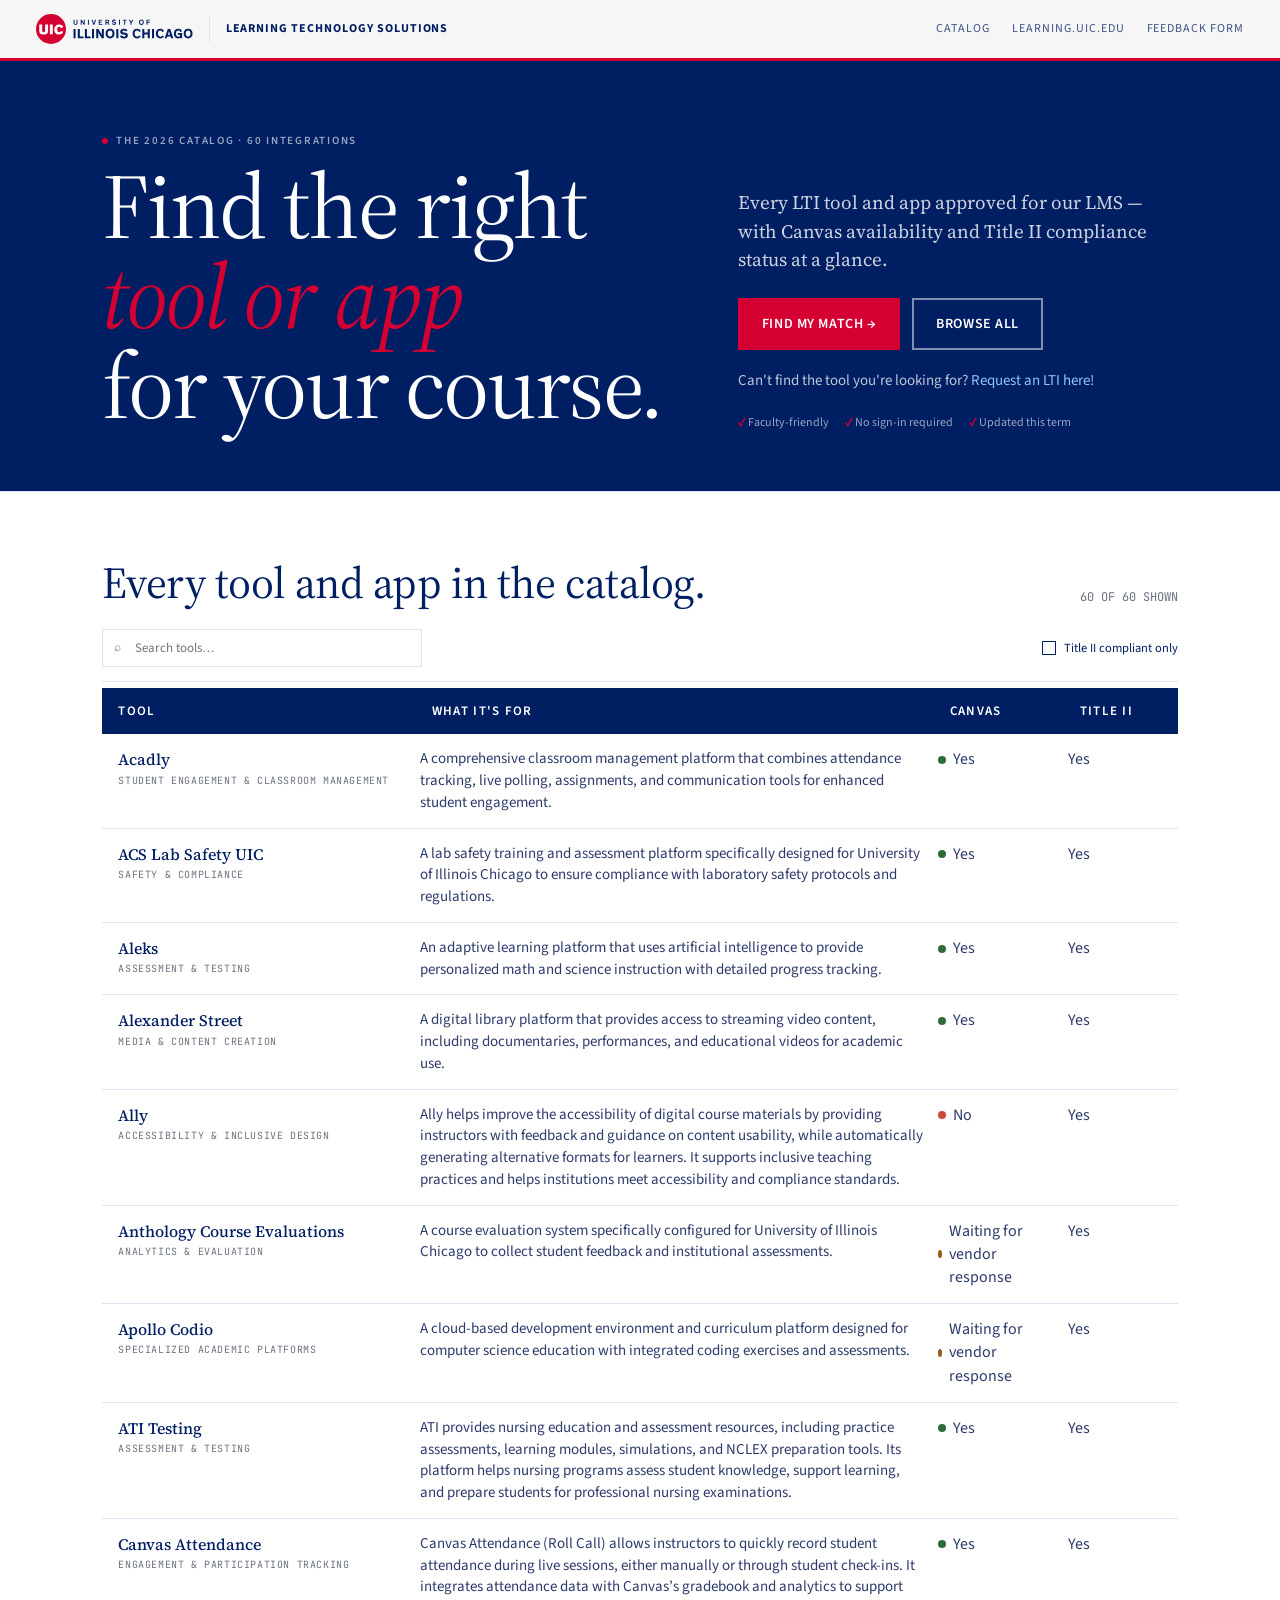
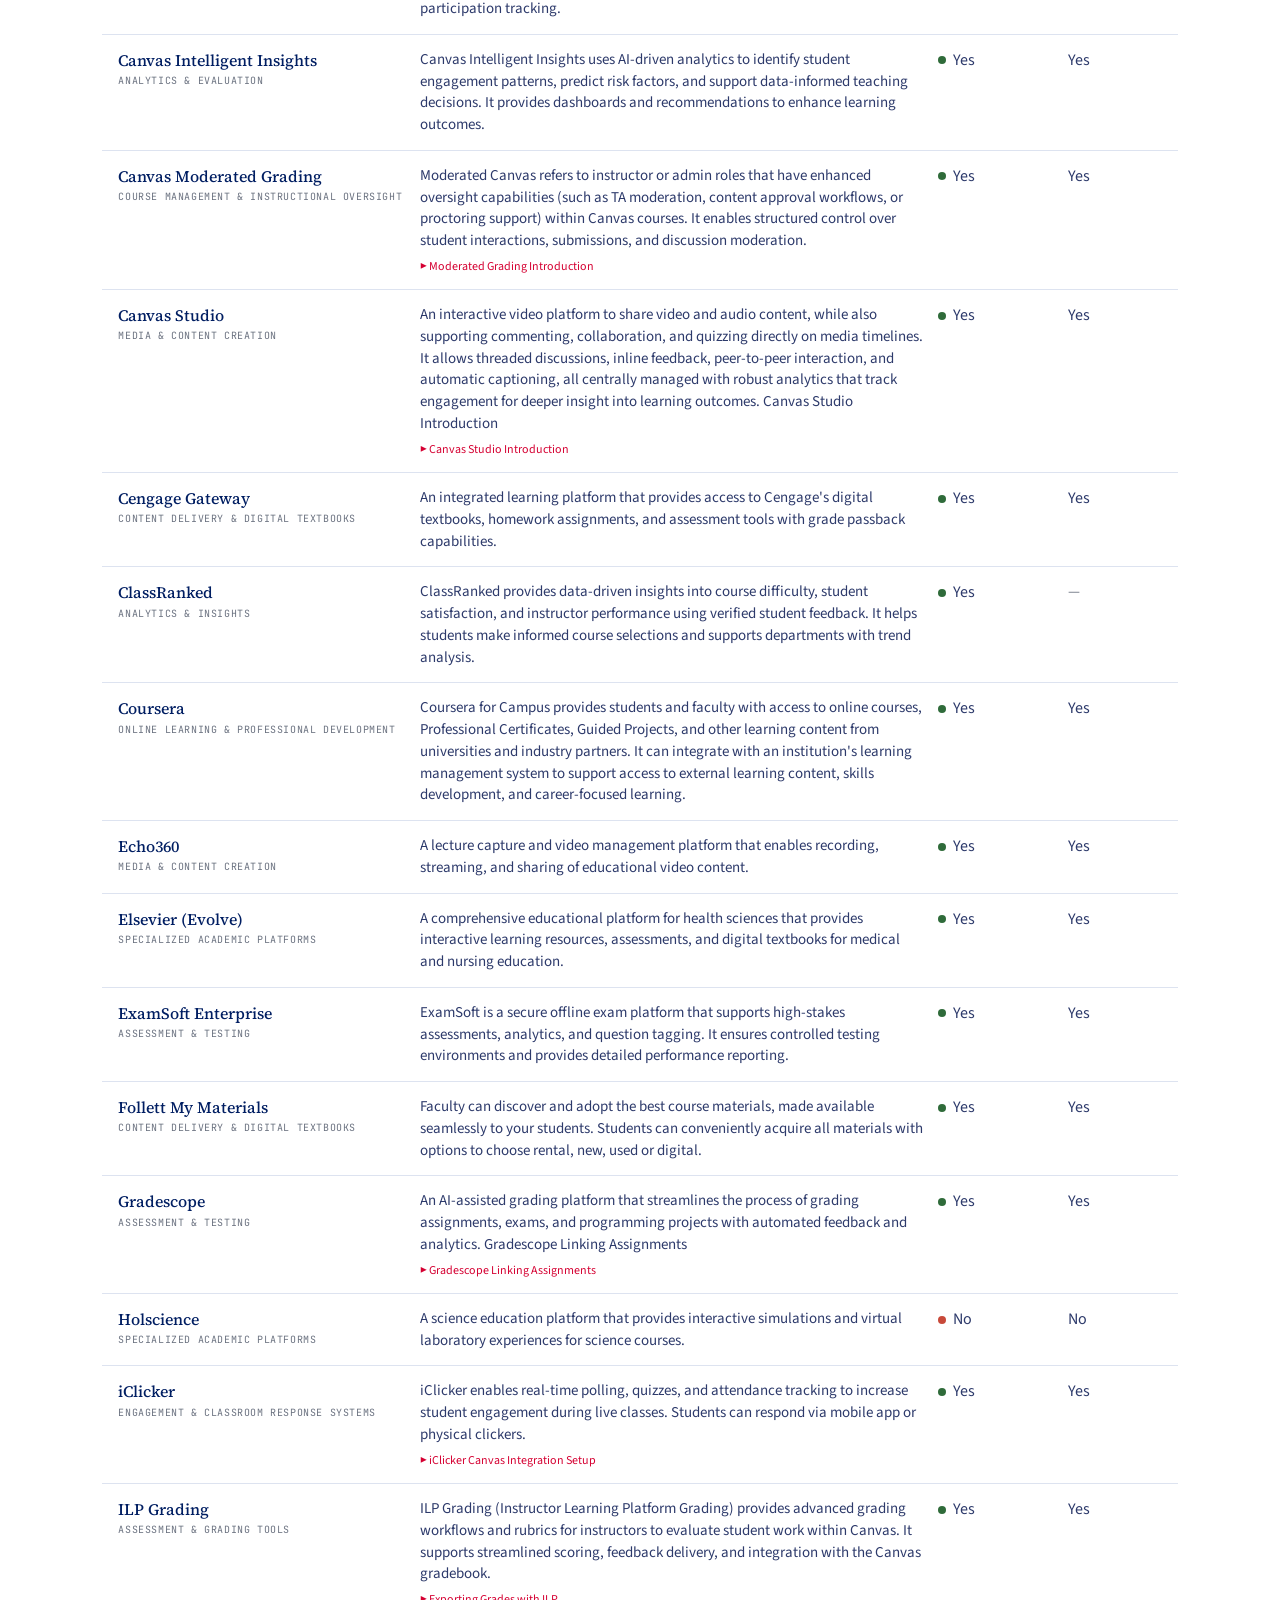
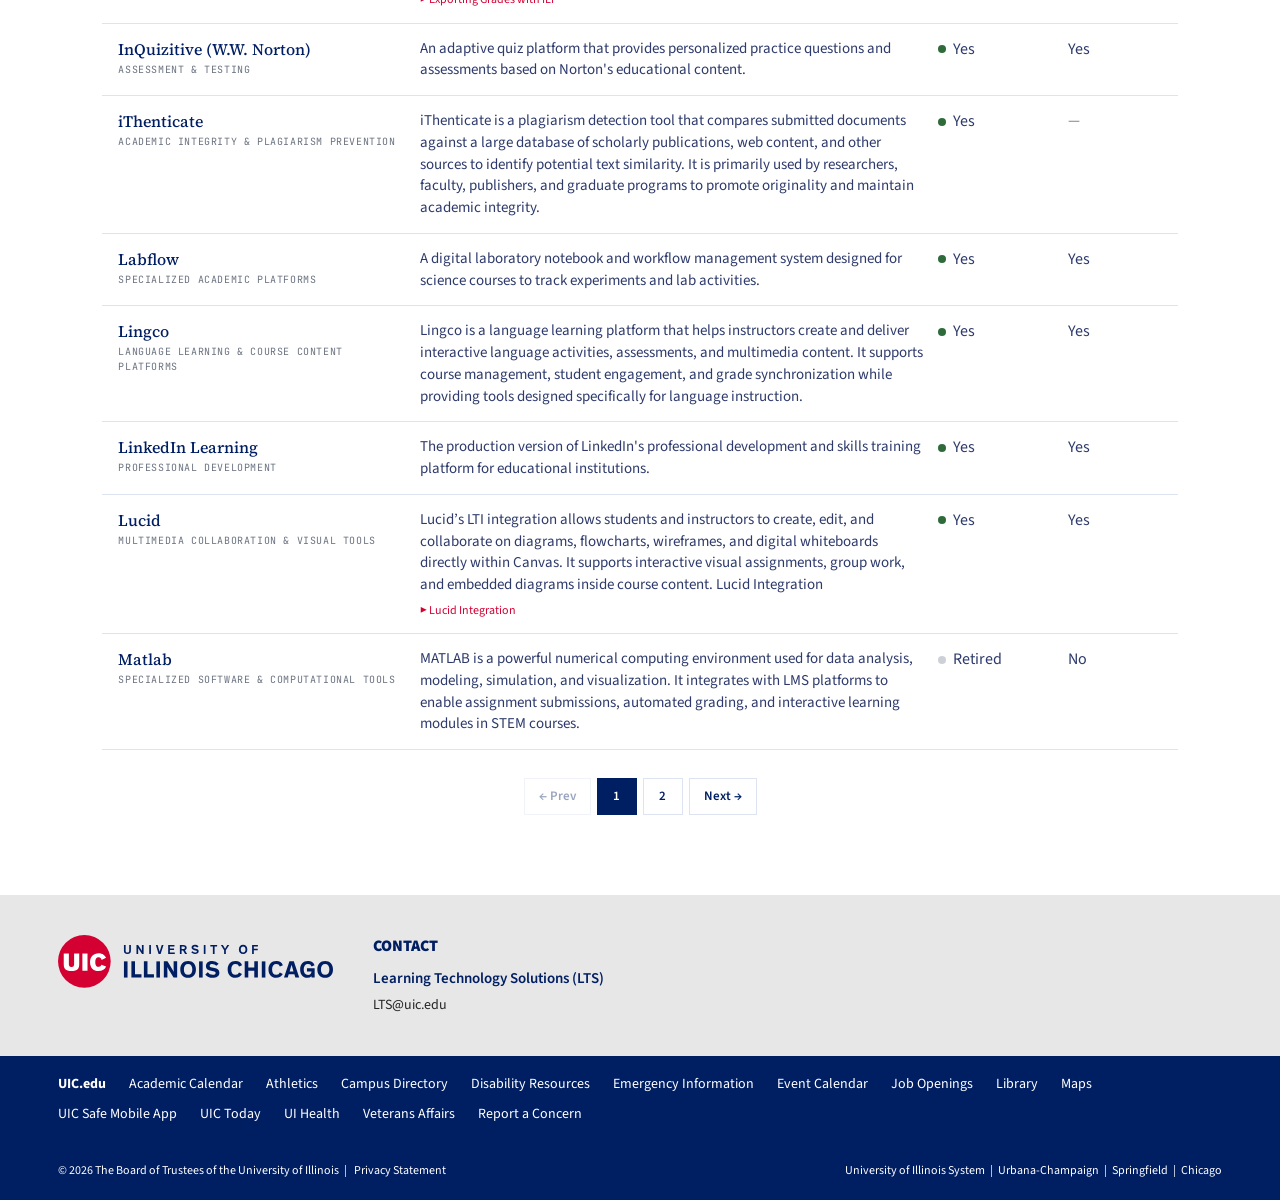
<file: index.html>
<!doctype html>
<html lang="en">
<head>
<meta charset="utf-8">
<meta name="viewport" content="width=device-width, initial-scale=1">
<title>LTI Tools & Apps Catalog — find your teaching tool</title>

<link rel="preconnect" href="https://fonts.googleapis.com">
<link rel="preconnect" href="https://fonts.gstatic.com" crossorigin>
<link href="https://fonts.googleapis.com/css2?family=Source+Serif+4:ital,opsz,wght@0,8..60,300..700;1,8..60,300..700&family=Source+Sans+3:ital,wght@0,300..700;1,400..600&family=JetBrains+Mono:wght@400;500;600&display=swap" rel="stylesheet">

<link rel="stylesheet" href="styles.css?v=f439380210">
</head>
<body>

<header class="brand-strip">
  <div class="left">
    <a class="brand-mark" href="https://www.uic.edu/" target="_blank" rel="noopener" aria-label="University of Illinois Chicago">
      <svg viewBox="0 0 358.3167 68.6566" xmlns="http://www.w3.org/2000/svg" role="img">
        <title>University of Illinois Chicago</title>
        <g id="full-rgb">
          <g id="type">
            <path d="M92.7856,19.8163a4.11,4.11,0,0,1-.2419,1.8878l-.0015.0035a2.5166,2.5166,0,0,1-4.1817-.0035,4.1121,4.1121,0,0,1-.2418-1.8878V13.0625H85.9158V19.85a5.8717,5.8717,0,0,0,.6027,3.2111,5.1431,5.1431,0,0,0,7.8682-.0015,5.87,5.87,0,0,0,.6022-3.21V13.0625H92.7856Z" style="fill: #001e62"/>
            <path d="M109.3292,16.9944c0,1.0914.0154,2.4014.0254,3.2684.0019.1761.0034.3329.0049.4633-.2055-.3329-.4982-.8-.6833-1.083l-4.3509-6.5353-.03-.0453h-2.0381V24.6888H104.46V20.7739c0-1.61-.012-3.1012-.0254-3.8632l.0119.02c.1379.23.326.5449.5152.8416l4.5017,6.87.03.0463h2.0386V13.0625h-2.2028Z" style="fill: #001e62"/>
            <rect x="118.8786" y="13.0625" width="2.2197" height="11.6263" style="fill: #001e62"/>
            <path d="M132.7558,20.83l-.3225,1.1154c-.0777-.337-.1951-.7988-.2877-1.1159l-2.3407-7.7666h-2.33L131.06,24.6171l.0224.0717H133.7l3.7616-11.6263h-2.2983Z" style="fill: #001e62"/>
            <polygon points="145.767 19.683 151.193 19.683 151.193 17.682 145.767 17.682 145.767 15.064 151.747 15.064 151.747 13.063 143.547 13.063 143.547 24.689 152.167 24.689 152.167 22.688 145.767 22.688 145.767 19.683" style="fill: #001e62"/>
            <path d="M166.1337,19.4978a3.3559,3.3559,0,0,0,1.5573-2.89,3.2638,3.2638,0,0,0-1.6808-3.011,5.7594,5.7594,0,0,0-2.923-.5346h-4.2847V24.6888h2.22V20.12h1.9052l2.6542,4.5689h2.64l-2.8847-4.82A4.8207,4.8207,0,0,0,166.1337,19.4978Zm-5.1114-4.45h2.0649a3.9609,3.9609,0,0,1,1.5718.21,1.3748,1.3748,0,0,1,.745,1.301,1.4382,1.4382,0,0,1-.7445,1.3338,3.9589,3.9589,0,0,1-1.5723.21h-2.0649Z" style="fill: #001e62"/>
            <path d="M179.5681,17.9027,178.191,17.6c-1.3548-.2987-1.7679-.6127-1.7679-1.3448,0-.8665.7839-1.4264,1.9978-1.4264a3.6688,3.6688,0,0,1,2.8772,1.3393l.0642.0791,1.6912-1.3751-.0722-.08a5.907,5.907,0,0,0-4.51-1.9315c-2.56,0-4.4186,1.47-4.4186,3.4948,0,2.32,1.8738,3.0225,3.5063,3.3754l1.5294.336c1.1532.2508,1.8679.5688,1.8679,1.3786,0,.9038-.8287,1.4433-2.2163,1.4433a3.9186,3.9186,0,0,1-3.3057-1.6976l-.0572-.0946L173.5255,22.43l.0587.0826a6.1858,6.1858,0,0,0,5.0552,2.3775c2.8473,0,4.6868-1.4244,4.6868-3.6292C183.3262,19.1793,181.8889,18.4327,179.5681,17.9027Z" style="fill: #001e62"/>
            <rect x="189.9646" y="13.0625" width="2.2178" height="11.6263" style="fill: #001e62"/>
            <polygon points="198.459 15.064 201.802 15.064 201.802 24.689 204.021 24.689 204.021 15.064 207.346 15.064 207.346 13.063 198.459 13.063 198.459 15.064" style="fill: #001e62"/>
            <polygon points="217.674 17.855 214.807 13.063 212.233 13.063 216.463 19.946 216.463 24.689 218.681 24.689 218.681 19.948 223.152 13.063 220.589 13.063 217.674 17.855" style="fill: #001e62"/>
            <path d="M241.2135,12.861c-3.2958,0-5.5105,2.4173-5.5105,6.0147,0,3.71,2.1112,6.0147,5.5105,6.0147s5.51-2.3049,5.51-6.0147C246.7231,15.2783,244.5093,12.861,241.2135,12.861Zm0,2.0012c1.9162,0,3.1067,1.5379,3.1067,4.0135,0,2.492-1.1617,3.98-3.1067,3.98s-3.1066-1.4876-3.1066-3.98C238.1069,16.4,239.2974,14.8622,241.2135,14.8622Z" style="fill: #001e62"/>
            <polygon points="260.476 15.064 260.476 13.063 252.915 13.063 252.915 24.689 255.135 24.689 255.135 19.834 260.257 19.834 260.257 17.833 255.135 17.833 255.135 15.064 260.476 15.064" style="fill: #001e62"/>
            <path d="M90.5916,55.4592H85.9075V34.3649h4.6841Z" style="fill: #001e62"/>
            <path d="M100.3152,34.3649V51.24h8.4375v4.2188H95.6312V34.3649Z" style="fill: #001e62"/>
            <path d="M116.5858,34.3649V51.24h8.4375v4.2188H111.9017V34.3649Z" style="fill: #001e62"/>
            <path d="M132.8563,55.4592h-4.6841V34.3649h4.6841Z" style="fill: #001e62"/>
            <path d="M147.6981,42.6164c1.6748,2.7607,3.102,5.3975,3.102,5.3975h.0308s-.1861-4.1563-.1861-6.6075V34.3649h4.6221V55.4592h-4.7148l-4.9947-8.128c-1.1787-1.9541-3.1953-5.6767-3.1953-5.6767h-.0307s.2168,3.5058.2168,6.8867v6.918h-4.6529V34.3649h4.7461Z" style="fill: #001e62"/>
            <path d="M169.5174,33.9924c6.2353,0,10.206,4.4365,10.206,10.92,0,6.4521-3.6914,10.9189-10.206,10.9189-6.4214,0-10.2061-4.4668-10.2061-10.9189C159.3113,38.4289,163.282,33.9924,169.5174,33.9924Zm0,17.8994c3.5674,0,5.522-2.5752,5.522-6.98s-2.0166-7.0732-5.522-7.0732c-3.5366,0-5.522,2.6679-5.522,7.0732S165.9188,51.8918,169.5174,51.8918Z" style="fill: #001e62"/>
            <path d="M188.4935,55.4592h-4.6846V34.3649h4.6846Z" style="fill: #001e62"/>
            <path d="M206.3939,40.1662a7.8829,7.8829,0,0,0-5.46-2.2959c-1.9541,0-3.3193.8066-3.3193,2.1406,0,1.3643.9619,1.9229,2.8847,2.2949l3.4121.6827c3.9092.7754,6.3594,2.3271,6.3594,6.05,0,4.373-3.8769,6.7929-8.8721,6.7929a11.9752,11.9752,0,0,1-9.5234-4.4052l3.2578-2.7911a7.9406,7.9406,0,0,0,6.39,3.2881c2.4511,0,3.8779-.9619,3.8779-2.5127,0-1.458-1.2412-1.8613-3.1641-2.2031l-2.73-.5273c-3.8466-.7442-6.7627-2.1407-6.7627-6.2657,0-3.7851,3.5049-6.4218,8.127-6.4218a11.5274,11.5274,0,0,1,8.5,3.3193Z" style="fill: #001e62"/>
            <path d="M239.7122,50.8371c-1.582,3.1016-4.3115,4.9941-8.5615,4.9941-6.2978,0-10.082-4.4668-10.082-10.9189,0-6.4834,3.9707-10.92,10.082-10.92a9.0173,9.0173,0,0,1,8.7168,5.3974l-3.9082,1.6446a4.8027,4.8027,0,0,0-4.7471-3.1953c-3.4736,0-5.459,2.6679-5.459,7.0732s1.9229,6.98,5.459,6.98a4.7273,4.7273,0,0,0,4.6533-2.8848Z" style="fill: #001e62"/>
            <path d="M247.9505,46.7111v8.7481h-4.6836V34.3649h4.6836v8.1275h7.8174V34.3649h4.6846V55.4592h-4.6846V46.7111Z" style="fill: #001e62"/>
            <path d="M270.22,55.4592h-4.6836V34.3649H270.22Z" style="fill: #001e62"/>
            <path d="M292.9007,50.8371c-1.582,3.1016-4.3115,4.9941-8.5615,4.9941-6.2969,0-10.0821-4.4668-10.0821-10.9189,0-6.4834,3.9708-10.92,10.0821-10.92A9.0173,9.0173,0,0,1,293.056,39.39l-3.9082,1.6446a4.8028,4.8028,0,0,0-4.7471-3.1953c-3.4736,0-5.459,2.6679-5.459,7.0732s1.9229,6.98,5.459,6.98a4.7273,4.7273,0,0,0,4.6533-2.8848Z" style="fill: #001e62"/>
            <path d="M299.4085,55.4592h-4.9326L301.58,34.3649h5.6767l7.042,21.0943h-5.0263l-1.24-4.1875h-7.414Zm5.6768-13.99c-.3721-1.334-.7129-2.73-.7129-2.73h-.0313s-.372,1.3964-.7754,2.7607l-1.8,5.9258h5.0567Z" style="fill: #001e62"/>
            <path d="M325.5931,33.9924A9.0173,9.0173,0,0,1,334.31,39.39l-3.9082,1.6446a4.8028,4.8028,0,0,0-4.7471-3.1953c-3.4736,0-5.49,2.6679-5.49,7.0732,0,4.4668,1.9541,7.166,5.5215,7.166,3.0712,0,4.4668-1.9551,4.7158-4.4678h-5.9873V43.4846h10.0195V55.4592h-4.0947V53.5978a7.2147,7.2147,0,0,1-5.49,2.2334c-5.7705,0-9.3378-4.4668-9.3378-10.9189C315.5111,38.4289,319.4818,33.9924,325.5931,33.9924Z" style="fill: #001e62"/>
            <path d="M348.1107,33.9924c6.2353,0,10.206,4.4365,10.206,10.92,0,6.4521-3.6914,10.9189-10.206,10.9189-6.4219,0-10.2061-4.4668-10.2061-10.9189C337.9046,38.4289,341.8753,33.9924,348.1107,33.9924Zm0,17.8994c3.5673,0,5.5214-2.5752,5.5214-6.98s-2.0156-7.0732-5.5214-7.0732c-3.5362,0-5.5215,2.6679-5.5215,7.0732S344.512,51.8918,348.1107,51.8918Z" style="fill: #001e62"/>
          </g>
          <g id="logoMark">
            <rect x="31.7455" y="24.1714" width="6.7174" height="22.3922" style="fill: #fff"/>
            <path d="M20.9464,37.54a4.7676,4.7676,0,0,1-.757,3.1632,3.24,3.24,0,0,1-2.6327.9214,3.24,3.24,0,0,1-2.6357-.9214,4.7673,4.7673,0,0,1-.7576-3.1632V24.1714H7.4444V37.41c0,3.1288.3308,4.6412,1.2211,6.1589,1.4817,2.4694,5.4315,3.423,8.8912,3.423,3.4544,0,7.4074-.9536,8.8882-3.423.89-1.5177,1.2211-3.03,1.2211-6.1589V24.1714h-6.72Z" style="fill: #fff"/>
            <path d="M52.884,41.5255c-2.8642,0-4.3148-2.3059-4.3148-6.16,0-3.8819,1.4506-6.2527,4.3148-6.2527,2.1075,0,3.3256,1.2831,3.8875,3.4554l5.8254-2.7981c-1.1194-2.9308-4.2782-5.9919-9.6123-5.9919-6.9811,0-11.2619,4.709-11.2619,11.5873,0,6.85,4.05,11.5925,11.1294,11.5925,5.103,0,8.2988-2.4688,9.8783-6.06L56.638,38.7266A3.7235,3.7235,0,0,1,52.884,41.5255Z" style="fill: #fff"/>
            <path d="M34.3313,0a34.3283,34.3283,0,1,0,34.33,34.3282A34.3291,34.3291,0,0,0,34.3313,0ZM14.921,40.7031a3.24,3.24,0,0,0,2.6357.9214,3.24,3.24,0,0,0,2.6327-.9214,4.7676,4.7676,0,0,0,.757-3.1632V24.1714h6.72V37.41c0,3.1288-.3315,4.6412-1.2211,6.1589-1.4808,2.4694-5.4338,3.423-8.8882,3.423-3.46,0-7.4095-.9536-8.8912-3.423-.89-1.5177-1.2211-3.03-1.2211-6.1589V24.1714h6.719V37.54A4.7673,4.7673,0,0,0,14.921,40.7031Zm16.8245,5.8605V24.1714h6.7174V46.5636Zm21.1066.3949c-7.08,0-11.1294-4.7424-11.1294-11.5925,0-6.8783,4.2808-11.5873,11.2619-11.5873,5.3341,0,8.4929,3.0611,9.6123,5.9919l-5.8254,2.7981c-.5619-2.1723-1.78-3.4554-3.8875-3.4554-2.8642,0-4.3148,2.3708-4.3148,6.2527,0,3.8536,1.4506,6.16,4.3148,6.16a3.7235,3.7235,0,0,0,3.754-2.7989L62.73,40.8984C61.1509,44.49,57.9551,46.9585,52.8521,46.9585Z" style="fill: #d50032"/>
          </g>
        </g>
      </svg>
    </a>
    <span class="brand-strip-divider" aria-hidden="true"></span>
    <strong>Learning Technology Solutions</strong>
  </div>
  <nav class="nav">
    <a href="#catalog">Catalog</a>
    <a href="https://learning.uic.edu" target="_blank" rel="noopener">learning.uic.edu</a>
    <a href="https://docs.google.com/forms/d/1a5LmlcUrOMYU3LlBpGpJJcSiSXZE8-M37oSub6J0ogk/viewform" target="_blank" rel="noopener">Feedback Form</a>
  </nav>
</header>

<main data-screen="hero">

  <section class="screen-hero" id="screen-hero">
    <div class="hero-left">
      <div class="eyebrow"><span class="dot"></span><span id="hero-count">The 2026 catalog</span></div>
      <h1 class="headline hero-headline serif">
        Find the right<br>
        <em>tool or app</em><br>
        for your course.
      </h1>
    </div>
    <div class="hero-right">
      <p class="hero-lede">
        Every LTI tool and app approved for our LMS — with Canvas availability and
        Title II compliance status at a glance.
      </p>
      <div class="hero-ctas">
        <button class="btn crimson" id="btn-start-finder">Find My Match →</button>
        <button class="btn ghost" id="btn-browse">Browse all</button>
      </div>
      <p class="results-request-lti">Can't find the tool you're looking for? <a href="https://learning.uic.edu/services/lti-integration-and-development/lti-requests/" target="_blank" rel="noopener">Request an LTI here!</a></p>
      <div class="hero-bullets">
        <span><span class="hero-tick">✓</span> Faculty-friendly</span>
        <span><span class="hero-tick">✓</span> No sign-in required</span>
        <span><span class="hero-tick">✓</span> Updated this term</span>
      </div>
    </div>
  </section>

  <section class="screen-finder" id="screen-finder">
    <div class="progress" id="progress"></div>

    <div class="finder-eyebrow-row">
      <div class="eyebrow"><span class="dot"></span><span id="q-eyebrow"></span></div>
      <div class="mono q-counter" id="q-counter"></div>
    </div>

    <div id="question-slot"></div>

    <div class="finder-nav">
      <button class="finder-back" id="btn-back">← Back</button>
      <button class="btn crimson" id="btn-continue">Continue →</button>
      <span class="mono auto-hint" id="auto-hint">↳ Tap any answer to continue</span>
    </div>
  </section>

  <section class="screen-results" id="screen-results">
    <div class="results-head">
      <div>
        <div class="eyebrow"><span class="dot"></span><span id="results-count"></span></div>
        <h1 class="headline results-headline serif" id="results-summary"></h1>
      </div>
      <div class="results-actions">
        <button class="btn ghost" id="btn-adjust">↺ Adjust answers</button>
        <button class="btn ghost" id="btn-reset">Start over</button>
      </div>
    </div>

    <div class="divider" style="margin: 26px 0;"></div>

    <div class="results-top" id="results-top"></div>

  </section>

  <section class="catalog" id="catalog">
    <div class="catalog-head">
      <div>
<h2 class="headline catalog-headline serif">Every tool and app in the catalog.</h2>
      </div>
      <span class="mono catalog-count" id="catalog-count"></span>
    </div>

    <div class="catalog-toolbar">
      <div class="catalog-search">
        <input type="text" id="catalog-search-input" placeholder="Search tools…">
        <span class="catalog-search-icon">⌕</span>
      </div>
      <label class="catalog-a11y">
        <span class="catalog-checkbox" id="catalog-a11y-box"></span>
        <input type="checkbox" id="catalog-a11y-input" hidden>
        <span>Title II compliant only</span>
      </label>
    </div>

    <table class="catalog-table">
      <thead>
        <tr>
          <th>Tool</th>
          <th>What it's for</th>
          <th class="col-narrow">Canvas</th>
          <th class="col-narrow">Title II</th>
        </tr>
      </thead>
      <tbody id="catalog-tbody"></tbody>
    </table>

    <div class="catalog-pager" id="catalog-pager"></div>
  </section>

</main>

<footer class="site-footer">

  <div class="footer-contact"><div class="footer-inner">
    <a class="footer-wordmark" href="https://www.uic.edu/" target="_blank" rel="noopener" aria-label="University of Illinois Chicago">
      <svg viewBox="0 0 358.3167 68.6566" xmlns="http://www.w3.org/2000/svg" role="img">
        <title>University of Illinois Chicago</title>
        <g id="full-rgb">
          <g id="type">
            <path d="M92.7856,19.8163a4.11,4.11,0,0,1-.2419,1.8878l-.0015.0035a2.5166,2.5166,0,0,1-4.1817-.0035,4.1121,4.1121,0,0,1-.2418-1.8878V13.0625H85.9158V19.85a5.8717,5.8717,0,0,0,.6027,3.2111,5.1431,5.1431,0,0,0,7.8682-.0015,5.87,5.87,0,0,0,.6022-3.21V13.0625H92.7856Z" style="fill: #001e62"/>
            <path d="M109.3292,16.9944c0,1.0914.0154,2.4014.0254,3.2684.0019.1761.0034.3329.0049.4633-.2055-.3329-.4982-.8-.6833-1.083l-4.3509-6.5353-.03-.0453h-2.0381V24.6888H104.46V20.7739c0-1.61-.012-3.1012-.0254-3.8632l.0119.02c.1379.23.326.5449.5152.8416l4.5017,6.87.03.0463h2.0386V13.0625h-2.2028Z" style="fill: #001e62"/>
            <rect x="118.8786" y="13.0625" width="2.2197" height="11.6263" style="fill: #001e62"/>
            <path d="M132.7558,20.83l-.3225,1.1154c-.0777-.337-.1951-.7988-.2877-1.1159l-2.3407-7.7666h-2.33L131.06,24.6171l.0224.0717H133.7l3.7616-11.6263h-2.2983Z" style="fill: #001e62"/>
            <polygon points="145.767 19.683 151.193 19.683 151.193 17.682 145.767 17.682 145.767 15.064 151.747 15.064 151.747 13.063 143.547 13.063 143.547 24.689 152.167 24.689 152.167 22.688 145.767 22.688 145.767 19.683" style="fill: #001e62"/>
            <path d="M166.1337,19.4978a3.3559,3.3559,0,0,0,1.5573-2.89,3.2638,3.2638,0,0,0-1.6808-3.011,5.7594,5.7594,0,0,0-2.923-.5346h-4.2847V24.6888h2.22V20.12h1.9052l2.6542,4.5689h2.64l-2.8847-4.82A4.8207,4.8207,0,0,0,166.1337,19.4978Zm-5.1114-4.45h2.0649a3.9609,3.9609,0,0,1,1.5718.21,1.3748,1.3748,0,0,1,.745,1.301,1.4382,1.4382,0,0,1-.7445,1.3338,3.9589,3.9589,0,0,1-1.5723.21h-2.0649Z" style="fill: #001e62"/>
            <path d="M179.5681,17.9027,178.191,17.6c-1.3548-.2987-1.7679-.6127-1.7679-1.3448,0-.8665.7839-1.4264,1.9978-1.4264a3.6688,3.6688,0,0,1,2.8772,1.3393l.0642.0791,1.6912-1.3751-.0722-.08a5.907,5.907,0,0,0-4.51-1.9315c-2.56,0-4.4186,1.47-4.4186,3.4948,0,2.32,1.8738,3.0225,3.5063,3.3754l1.5294.336c1.1532.2508,1.8679.5688,1.8679,1.3786,0,.9038-.8287,1.4433-2.2163,1.4433a3.9186,3.9186,0,0,1-3.3057-1.6976l-.0572-.0946L173.5255,22.43l.0587.0826a6.1858,6.1858,0,0,0,5.0552,2.3775c2.8473,0,4.6868-1.4244,4.6868-3.6292C183.3262,19.1793,181.8889,18.4327,179.5681,17.9027Z" style="fill: #001e62"/>
            <rect x="189.9646" y="13.0625" width="2.2178" height="11.6263" style="fill: #001e62"/>
            <polygon points="198.459 15.064 201.802 15.064 201.802 24.689 204.021 24.689 204.021 15.064 207.346 15.064 207.346 13.063 198.459 13.063 198.459 15.064" style="fill: #001e62"/>
            <polygon points="217.674 17.855 214.807 13.063 212.233 13.063 216.463 19.946 216.463 24.689 218.681 24.689 218.681 19.948 223.152 13.063 220.589 13.063 217.674 17.855" style="fill: #001e62"/>
            <path d="M241.2135,12.861c-3.2958,0-5.5105,2.4173-5.5105,6.0147,0,3.71,2.1112,6.0147,5.5105,6.0147s5.51-2.3049,5.51-6.0147C246.7231,15.2783,244.5093,12.861,241.2135,12.861Zm0,2.0012c1.9162,0,3.1067,1.5379,3.1067,4.0135,0,2.492-1.1617,3.98-3.1067,3.98s-3.1066-1.4876-3.1066-3.98C238.1069,16.4,239.2974,14.8622,241.2135,14.8622Z" style="fill: #001e62"/>
            <polygon points="260.476 15.064 260.476 13.063 252.915 13.063 252.915 24.689 255.135 24.689 255.135 19.834 260.257 19.834 260.257 17.833 255.135 17.833 255.135 15.064 260.476 15.064" style="fill: #001e62"/>
            <path d="M90.5916,55.4592H85.9075V34.3649h4.6841Z" style="fill: #001e62"/>
            <path d="M100.3152,34.3649V51.24h8.4375v4.2188H95.6312V34.3649Z" style="fill: #001e62"/>
            <path d="M116.5858,34.3649V51.24h8.4375v4.2188H111.9017V34.3649Z" style="fill: #001e62"/>
            <path d="M132.8563,55.4592h-4.6841V34.3649h4.6841Z" style="fill: #001e62"/>
            <path d="M147.6981,42.6164c1.6748,2.7607,3.102,5.3975,3.102,5.3975h.0308s-.1861-4.1563-.1861-6.6075V34.3649h4.6221V55.4592h-4.7148l-4.9947-8.128c-1.1787-1.9541-3.1953-5.6767-3.1953-5.6767h-.0307s.2168,3.5058.2168,6.8867v6.918h-4.6529V34.3649h4.7461Z" style="fill: #001e62"/>
            <path d="M169.5174,33.9924c6.2353,0,10.206,4.4365,10.206,10.92,0,6.4521-3.6914,10.9189-10.206,10.9189-6.4214,0-10.2061-4.4668-10.2061-10.9189C159.3113,38.4289,163.282,33.9924,169.5174,33.9924Zm0,17.8994c3.5674,0,5.522-2.5752,5.522-6.98s-2.0166-7.0732-5.522-7.0732c-3.5366,0-5.522,2.6679-5.522,7.0732S165.9188,51.8918,169.5174,51.8918Z" style="fill: #001e62"/>
            <path d="M188.4935,55.4592h-4.6846V34.3649h4.6846Z" style="fill: #001e62"/>
            <path d="M206.3939,40.1662a7.8829,7.8829,0,0,0-5.46-2.2959c-1.9541,0-3.3193.8066-3.3193,2.1406,0,1.3643.9619,1.9229,2.8847,2.2949l3.4121.6827c3.9092.7754,6.3594,2.3271,6.3594,6.05,0,4.373-3.8769,6.7929-8.8721,6.7929a11.9752,11.9752,0,0,1-9.5234-4.4052l3.2578-2.7911a7.9406,7.9406,0,0,0,6.39,3.2881c2.4511,0,3.8779-.9619,3.8779-2.5127,0-1.458-1.2412-1.8613-3.1641-2.2031l-2.73-.5273c-3.8466-.7442-6.7627-2.1407-6.7627-6.2657,0-3.7851,3.5049-6.4218,8.127-6.4218a11.5274,11.5274,0,0,1,8.5,3.3193Z" style="fill: #001e62"/>
            <path d="M239.7122,50.8371c-1.582,3.1016-4.3115,4.9941-8.5615,4.9941-6.2978,0-10.082-4.4668-10.082-10.9189,0-6.4834,3.9707-10.92,10.082-10.92a9.0173,9.0173,0,0,1,8.7168,5.3974l-3.9082,1.6446a4.8027,4.8027,0,0,0-4.7471-3.1953c-3.4736,0-5.459,2.6679-5.459,7.0732s1.9229,6.98,5.459,6.98a4.7273,4.7273,0,0,0,4.6533-2.8848Z" style="fill: #001e62"/>
            <path d="M247.9505,46.7111v8.7481h-4.6836V34.3649h4.6836v8.1275h7.8174V34.3649h4.6846V55.4592h-4.6846V46.7111Z" style="fill: #001e62"/>
            <path d="M270.22,55.4592h-4.6836V34.3649H270.22Z" style="fill: #001e62"/>
            <path d="M292.9007,50.8371c-1.582,3.1016-4.3115,4.9941-8.5615,4.9941-6.2969,0-10.0821-4.4668-10.0821-10.9189,0-6.4834,3.9708-10.92,10.0821-10.92A9.0173,9.0173,0,0,1,293.056,39.39l-3.9082,1.6446a4.8028,4.8028,0,0,0-4.7471-3.1953c-3.4736,0-5.459,2.6679-5.459,7.0732s1.9229,6.98,5.459,6.98a4.7273,4.7273,0,0,0,4.6533-2.8848Z" style="fill: #001e62"/>
            <path d="M299.4085,55.4592h-4.9326L301.58,34.3649h5.6767l7.042,21.0943h-5.0263l-1.24-4.1875h-7.414Zm5.6768-13.99c-.3721-1.334-.7129-2.73-.7129-2.73h-.0313s-.372,1.3964-.7754,2.7607l-1.8,5.9258h5.0567Z" style="fill: #001e62"/>
            <path d="M325.5931,33.9924A9.0173,9.0173,0,0,1,334.31,39.39l-3.9082,1.6446a4.8028,4.8028,0,0,0-4.7471-3.1953c-3.4736,0-5.49,2.6679-5.49,7.0732,0,4.4668,1.9541,7.166,5.5215,7.166,3.0712,0,4.4668-1.9551,4.7158-4.4678h-5.9873V43.4846h10.0195V55.4592h-4.0947V53.5978a7.2147,7.2147,0,0,1-5.49,2.2334c-5.7705,0-9.3378-4.4668-9.3378-10.9189C315.5111,38.4289,319.4818,33.9924,325.5931,33.9924Z" style="fill: #001e62"/>
            <path d="M348.1107,33.9924c6.2353,0,10.206,4.4365,10.206,10.92,0,6.4521-3.6914,10.9189-10.206,10.9189-6.4219,0-10.2061-4.4668-10.2061-10.9189C337.9046,38.4289,341.8753,33.9924,348.1107,33.9924Zm0,17.8994c3.5673,0,5.5214-2.5752,5.5214-6.98s-2.0156-7.0732-5.5214-7.0732c-3.5362,0-5.5215,2.6679-5.5215,7.0732S344.512,51.8918,348.1107,51.8918Z" style="fill: #001e62"/>
          </g>
          <g id="logoMark">
            <rect x="31.7455" y="24.1714" width="6.7174" height="22.3922" style="fill: #fff"/>
            <path d="M20.9464,37.54a4.7676,4.7676,0,0,1-.757,3.1632,3.24,3.24,0,0,1-2.6327.9214,3.24,3.24,0,0,1-2.6357-.9214,4.7673,4.7673,0,0,1-.7576-3.1632V24.1714H7.4444V37.41c0,3.1288.3308,4.6412,1.2211,6.1589,1.4817,2.4694,5.4315,3.423,8.8912,3.423,3.4544,0,7.4074-.9536,8.8882-3.423.89-1.5177,1.2211-3.03,1.2211-6.1589V24.1714h-6.72Z" style="fill: #fff"/>
            <path d="M52.884,41.5255c-2.8642,0-4.3148-2.3059-4.3148-6.16,0-3.8819,1.4506-6.2527,4.3148-6.2527,2.1075,0,3.3256,1.2831,3.8875,3.4554l5.8254-2.7981c-1.1194-2.9308-4.2782-5.9919-9.6123-5.9919-6.9811,0-11.2619,4.709-11.2619,11.5873,0,6.85,4.05,11.5925,11.1294,11.5925,5.103,0,8.2988-2.4688,9.8783-6.06L56.638,38.7266A3.7235,3.7235,0,0,1,52.884,41.5255Z" style="fill: #fff"/>
            <path d="M34.3313,0a34.3283,34.3283,0,1,0,34.33,34.3282A34.3291,34.3291,0,0,0,34.3313,0ZM14.921,40.7031a3.24,3.24,0,0,0,2.6357.9214,3.24,3.24,0,0,0,2.6327-.9214,4.7676,4.7676,0,0,0,.757-3.1632V24.1714h6.72V37.41c0,3.1288-.3315,4.6412-1.2211,6.1589-1.4808,2.4694-5.4338,3.423-8.8882,3.423-3.46,0-7.4095-.9536-8.8912-3.423-.89-1.5177-1.2211-3.03-1.2211-6.1589V24.1714h6.719V37.54A4.7673,4.7673,0,0,0,14.921,40.7031Zm16.8245,5.8605V24.1714h6.7174V46.5636Zm21.1066.3949c-7.08,0-11.1294-4.7424-11.1294-11.5925,0-6.8783,4.2808-11.5873,11.2619-11.5873,5.3341,0,8.4929,3.0611,9.6123,5.9919l-5.8254,2.7981c-.5619-2.1723-1.78-3.4554-3.8875-3.4554-2.8642,0-4.3148,2.3708-4.3148,6.2527,0,3.8536,1.4506,6.16,4.3148,6.16a3.7235,3.7235,0,0,0,3.754-2.7989L62.73,40.8984C61.1509,44.49,57.9551,46.9585,52.8521,46.9585Z" style="fill: #d50032"/>
          </g>
        </g>
      </svg>
    </a>
    <div class="footer-contact-info">
      <h2>Contact</h2>
      <h3>Learning Technology Solutions (LTS)</h3>
      <a href="mailto:LTS@uic.edu">LTS@uic.edu</a>
    </div>
  </div></div>

  <nav class="footer-uic-menu" aria-label="UIC.edu Links"><div class="footer-inner">
    <ul>
      <li><strong><a href="https://uic.edu/" target="_blank" rel="noopener">UIC.edu</a></strong></li>
      <li><a href="https://catalog.uic.edu/ucat/academic-calendar/" target="_blank" rel="noopener">Academic Calendar</a></li>
      <li><a href="https://uicflames.com/" target="_blank" rel="noopener">Athletics</a></li>
      <li><a href="https://www.uic.edu/apps/departments-az/search" target="_blank" rel="noopener">Campus Directory</a></li>
      <li><a href="https://disabilityresources.uic.edu/" target="_blank" rel="noopener">Disability Resources</a></li>
      <li><a href="https://emergency.uic.edu/" target="_blank" rel="noopener">Emergency Information</a></li>
      <li><a href="https://today.uic.edu/events" target="_blank" rel="noopener">Event Calendar</a></li>
      <li><a href="https://uic.edu/about/job-opportunities" target="_blank" rel="noopener">Job Openings</a></li>
      <li><a href="https://library.uic.edu/" target="_blank" rel="noopener">Library</a></li>
      <li><a href="https://maps.uic.edu/" target="_blank" rel="noopener">Maps</a></li>
      <li><a href="https://ready.uic.edu/digital-materials/uic-safe-mobile-app/" target="_blank" rel="noopener">UIC Safe Mobile App</a></li>
      <li><a href="https://today.uic.edu/" target="_blank" rel="noopener">UIC Today</a></li>
      <li><a href="https://uihealth.uic.edu/" target="_blank" rel="noopener">UI Health</a></li>
      <li><a href="https://dos.uic.edu/student-veterans-affairs/" target="_blank" rel="noopener">Veterans Affairs</a></li>
      <li><a href="https://reportaconcern.uic.edu/" target="_blank" rel="noopener">Report a Concern</a></li>
    </ul></div>
  </nav>

  <div class="footer-legal"><div class="footer-inner">
    <div class="site-copyright">
      &copy; 2026 The Board of Trustees of the University of Illinois <span class="pipe-separator">|</span>
      <a href="https://www.vpaa.uillinois.edu/resources/web_privacy" target="_blank" rel="noopener">Privacy Statement</a>
    </div>
    <ul class="campuses-list" aria-label="Campuses">
      <li><a href="https://www.uillinois.edu/" target="_blank" rel="noopener">University of Illinois System</a></li>
      <li><a href="https://illinois.edu/" target="_blank" rel="noopener">Urbana-Champaign</a></li>
      <li><a href="https://www.uis.edu/" target="_blank" rel="noopener">Springfield</a></li>
      <li><a href="https://www.uic.edu/" target="_blank" rel="noopener">Chicago</a></li>
    </ul>
  </div></div>

</footer>

<script src="app.js?v=9c0efe7c42"></script>
</body>
</html>
</file>
<file: styles.css>
:root {
  /* surfaces */
  --paper:        #ffffff;
  --paper-2:      #f4f6fa;
  --ink:          #001E62;   /* UIC Navy */
  --ink-2:        #2d3a6b;
  --ink-3:        #6b7280;
  --line:         #dde3f0;

  /* accents */
  --crimson:      #D50032;   /* UIC Cardinal Red */
  --crimson-ink:  #a80027;

  /* state */
  --yes:          #2f6b3a;
  --no:           #9ca3af;
  --no-strong:    #c84a3a;
  --warn:         #9a5b1a;

  /* type */
  --serif: "Source Serif 4", "Source Serif Pro", Georgia, serif;
  --sans:  "Source Sans 3", "Source Sans Pro", -apple-system, BlinkMacSystemFont, sans-serif;
  --mono:  "JetBrains Mono", "IBM Plex Mono", ui-monospace, Menlo, monospace;
}

* { box-sizing: border-box; }
html, body { margin: 0; padding: 0; background: var(--paper); }
body {
  font-family: var(--sans);
  color: var(--ink);
  font-size: 15px;
  line-height: 1.45;
}
a { color: inherit; cursor: pointer; text-decoration: none; }
button { font: inherit; cursor: pointer; }

main { min-height: 100vh; display: flex; flex-direction: column; }
main > section { padding: 60px 8vw; }
main .catalog { padding-top: 60px; padding-bottom: 80px; border-top: 1px solid var(--line); }

/* Screen toggle — show only the section matching data-screen */
main[data-screen="hero"]    > .screen-finder,
main[data-screen="hero"]    > .screen-results,
main[data-screen="finder"]  > .screen-hero,
main[data-screen="finder"]  > .screen-results,
main[data-screen="results"] > .screen-hero,
main[data-screen="results"] > .screen-finder {
  display: none;
}

/* Top bar */
.brand-strip {
  display: flex; align-items: center; justify-content: space-between;
  padding: 14px 36px;
  background: #f6f6f6;
  color: var(--ink);
  font-family: var(--sans);
  font-size: 12px;
  letter-spacing: 0.08em;
  text-transform: uppercase;
  border-bottom: 3px solid var(--crimson);
  position: sticky; top: 0; z-index: 50;
}
.brand-strip .left { display: flex; align-items: center; gap: 16px; }
.brand-mark { display: flex; align-items: center; }
.brand-mark svg { height: 30px; width: auto; display: block; }
.brand-strip-divider { width: 1px; height: 26px; background: var(--line); }
.brand-strip .nav { display: flex; gap: 22px; opacity: 0.75; }
.brand-strip .nav a:hover { opacity: 1; color: var(--crimson); }

/* Typography atoms */
.serif { font-family: var(--serif); }
.mono  { font-family: var(--mono); }

.eyebrow {
  font-family: var(--sans);
  font-size: 11px;
  letter-spacing: 0.16em;
  text-transform: uppercase;
  color: var(--ink-3);
  font-weight: 600;
}
.eyebrow .dot {
  display: inline-block; width: 6px; height: 6px;
  background: var(--crimson); border-radius: 50%;
  vertical-align: middle; margin-right: 8px;
}

.headline {
  font-family: var(--serif);
  font-weight: 400;
  color: var(--ink);
  letter-spacing: -0.01em;
  line-height: 1.05;
  text-wrap: balance;
  margin: 0;
}

.divider { height: 1px; background: var(--line); width: 100%; }

/* Tags + pills */
.tag {
  display: inline-flex; align-items: center; gap: 6px;
  padding: 3px 9px;
  border: 1px solid var(--line);
  border-radius: 999px;
  background: transparent;
  color: var(--ink-2);
  font-size: 11px;
  letter-spacing: 0.04em;
  text-transform: uppercase;
  font-weight: 500;
}

/* Buttons */
.btn {
  display: inline-flex; align-items: center; justify-content: center; gap: 8px;
  padding: 11px 18px;
  border: 2px solid var(--ink);
  background: var(--ink);
  color: white;
  font-family: var(--sans);
  font-size: 13px;
  font-weight: 600;
  letter-spacing: 0.04em;
  text-transform: uppercase;
  transition: transform .12s ease, background .14s ease;
}
.btn:hover { transform: translateY(-1px); }
.btn:disabled { opacity: 0.4; cursor: not-allowed; transform: none; }
.btn.ghost { background: transparent; color: var(--ink); border-color: var(--ink); }
.btn.ghost:hover { background: var(--ink); color: white; }
.btn.crimson { background: var(--crimson); border-color: var(--crimson); color: white; }
.btn.crimson:hover { background: var(--crimson-ink); border-color: var(--crimson-ink); }

.card { background: white; border: 1px solid var(--line); }

/* Availability pip */
.avail { display: inline-flex; align-items: center; gap: 7px; font-size: 16px; color: var(--ink-2); }
.avail .pip { width: 8px; height: 8px; border-radius: 50%; background: var(--no); display: inline-block; }
.avail.yes .pip { background: var(--yes); }
.avail.no .pip { background: var(--no-strong); }
.avail.warn .pip { background: var(--warn); }
.avail.retired .pip { background: var(--no); opacity: .5; }

/* Footer — sized and colored to match uic.edu / teaching.uic.edu exactly */
.site-footer { font-family: var(--sans); }
.footer-inner { max-width: 1204px; margin: 0 auto; padding: 0 20px; }

.footer-contact {
  background: #e7e7e7;
  color: #252525;
  padding-top: 40px;
  padding-bottom: 40px;
}
.footer-contact .footer-inner {
  display: flex; flex-wrap: wrap; align-items: flex-start; gap: 40px;
}
.footer-wordmark { flex: 0 0 275px; max-width: 275px; }
.footer-wordmark svg { width: 100%; height: auto; display: block; }
.footer-contact-info { flex: 1 1 320px; }
.footer-contact-info h2 {
  margin: 0 0 10px; font-size: 16px; font-weight: 900;
  text-transform: uppercase; color: var(--ink);
}
.footer-contact-info h3 { margin: 0 0 4px; font-size: 15px; font-weight: 600; color: var(--ink); }
.footer-contact-info a { color: #252525; text-decoration: none; font-size: 14px; }
.footer-contact-info a:hover, .footer-contact-info a:focus { text-decoration: underline; }

.footer-uic-menu {
  background: var(--ink); color: white;
  padding: 13px 0;
  font-size: 14px;
}
.footer-uic-menu ul { list-style: none; margin: 0; padding: 0; }
.footer-uic-menu li { display: inline-block; margin-right: 20px; line-height: 2.2; }
.footer-uic-menu li:first-child { font-weight: 700; }
.footer-uic-menu li a { color: white; text-decoration: none; }
.footer-uic-menu li a:hover, .footer-uic-menu li a:focus { text-decoration: underline; }

.footer-legal {
  background: var(--ink); color: white;
  padding: 15px 0;
  font-size: 12px; line-height: 2.2;
}
.footer-legal .footer-inner { display: flex; flex-wrap: wrap; }
.footer-legal .site-copyright { flex: 1 0 auto; }
.footer-legal .pipe-separator { margin: 0 5px 0 3px; }
.footer-legal a { color: white; text-decoration: none; }
.footer-legal a:hover, .footer-legal a:focus { text-decoration: underline; }
.campuses-list { list-style: none; margin: 0; padding: 0; }
.campuses-list li { display: inline-block; }
.campuses-list li + li::before { content: '|'; margin: 0 5px 0 3px; }
.campuses-list a { text-decoration: none; }
.campuses-list a:hover, .campuses-list a:focus { text-decoration: underline; }

/* ─── Hero — UIC navy banner ──────────────────────────────────── */
.screen-hero {
  display: grid;
  grid-template-columns: 1.3fr 1fr;
  gap: 64px;
  align-items: end;
  padding: 72px 8vw 60px;
  background: var(--ink);
  color: white;
}
.hero-headline {
  font-size: clamp(40px, 7.2vw, 92px);
  margin: 12px 0 0;
  letter-spacing: -0.02em;
  line-height: 0.98;
  color: white;
}
.hero-headline em {
  font-style: italic;
  color: var(--crimson);
}
.screen-hero .eyebrow { color: rgba(255,255,255,0.6); }
.screen-hero .eyebrow .dot { background: var(--crimson); }
.hero-lede {
  font-family: var(--serif);
  font-size: 19px;
  line-height: 1.5;
  color: rgba(255,255,255,0.8);
  margin: 0;
  max-width: 460px;
}
.hero-ctas { margin-top: 24px; display: flex; gap: 12px; flex-wrap: wrap; }
.hero-ctas .btn { font-size: 14px; padding: 14px 22px; }
.screen-hero .btn.ghost {
  color: white;
  border-color: rgba(255,255,255,0.5);
  background: transparent;
}
.screen-hero .btn.ghost:hover { background: rgba(255,255,255,0.12); border-color: white; }
.hero-bullets { margin-top: 22px; font-size: 12px; color: rgba(255,255,255,0.6); display: flex; gap: 16px; flex-wrap: wrap; }
.hero-tick { color: var(--crimson); font-weight: 700; }
.screen-hero .results-request-lti { color: rgba(255,255,255,0.75); margin-top: 20px; }
.screen-hero .results-request-lti a { color: #90c4ff; }

/* ─── Finder ──────────────────────────────────────────────────── */
.screen-finder {
  padding: 40px 8vw 80px;
  display: flex; flex-direction: column;
  min-height: 600px;
  background: var(--paper);
}
.progress {
  display: flex; gap: 6px;
  margin-bottom: 36px;
}
.progress > div {
  height: 3px; flex: 1;
  background: var(--line);
  transition: background .3s ease;
}
.progress > div.is-past { background: var(--crimson); }
.progress > div.is-current { background: var(--ink); }

.finder-eyebrow-row { display: flex; align-items: center; gap: 18px; margin-bottom: 22px; }
.q-counter { font-size: 11px; color: var(--ink-3); }

.q-prompt {
  font-family: var(--serif);
  font-size: clamp(28px, 5.4vw, 60px);
  margin: 0;
  max-width: 880px;
  line-height: 1.02;
  font-weight: 400;
  letter-spacing: -0.01em;
  color: var(--ink);
  animation: fadeUp .35s ease;
}
.q-sub {
  color: var(--ink-3);
  margin-top: 14px;
  max-width: 620px;
  font-size: 15px;
}
@keyframes fadeUp {
  from { opacity: 0; transform: translateY(8px); }
  to   { opacity: 1; transform: none; }
}

.options {
  margin-top: 36px;
  display: grid;
  grid-template-columns: 1fr;
  gap: 12px;
  max-width: 720px;
}
.options.cols-2 {
  grid-template-columns: 1fr 1fr;
  max-width: 900px;
}
.options.cols-3 {
  grid-template-columns: repeat(3, 1fr);
  max-width: 1120px;
}

.option-card {
  display: flex; align-items: center; gap: 18px;
  padding: 16px 20px;
  text-align: left;
  background: white;
  color: var(--ink);
  border: 1.5px solid var(--line);
  font-family: var(--sans);
  transition: border-color .14s ease, background .14s ease, color .14s ease;
}
@media (hover: hover) {
  .option-card:hover { border-color: var(--ink); }
}
.option-card[data-selected="true"] {
  background: var(--ink);
  color: white;
  border-color: var(--ink);
}
.option-card .body { flex: 1; }
.option-card .opt-title { font-weight: 600; font-size: 16px; margin-bottom: 2px; }
.option-card .opt-sub { font-size: 12.5px; opacity: 0.65; }
.option-card .tick { font-size: 14px; }

.finder-nav {
  display: flex; justify-content: space-between; align-items: center;
  margin-top: 36px; padding-top: 18px;
  border-top: 1px solid var(--line);
}
.finder-back {
  background: none; border: none; padding: 0;
  color: var(--ink-2);
  font-family: var(--sans);
  font-size: 13px;
  letter-spacing: 0.04em;
}
.auto-hint { font-size: 12px; color: var(--ink-3); }

/* ─── Results ─────────────────────────────────────────────────── */
.screen-results { padding: 44px 8vw 80px; background: var(--paper); }
.results-head {
  display: flex; justify-content: space-between; align-items: flex-end; gap: 30px;
  flex-wrap: wrap;
}
.results-headline {
  font-size: clamp(28px, 5.6vw, 60px);
  margin: 10px 0 0;
  line-height: 1;
  letter-spacing: -0.02em;
}
.results-headline em { font-style: italic; color: var(--crimson); }
.results-actions { display: flex; gap: 8px; }
.results-actions .btn { font-size: 12px; }

.results-top { display: flex; flex-direction: column; gap: 14px; }

.result-card {
  padding: 22px 26px;
  background: white;
  border: 1px solid var(--line);
}
.result-name { font-family: var(--serif); font-size: 24px; font-weight: 500; color: var(--ink); }
.result-tags-line { display: flex; align-items: baseline; gap: 14px; flex-wrap: wrap; }
.result-tag-list {
  font-family: var(--mono); color: var(--ink-3);
  font-size: 11px; text-transform: uppercase; letter-spacing: 0.06em;
}
.result-desc { margin: 10px 0 14px; color: var(--ink-2); max-width: 580px; font-size: 14px; line-height: 1.5; }
.result-avail-row { display: flex; gap: 6px 10px; flex-wrap: wrap; align-items: center; }
.result-t2 { font-size: 12px; color: var(--ink-2); }
.result-why { margin-top: 12px; display: flex; gap: 6px; flex-wrap: wrap; align-items: center; }
.results-request-lti { margin-top: 32px; font-family: var(--sans); font-size: 15px; color: var(--ink-2); }
.results-request-lti a { color: #0057b8; text-decoration: none; }
.results-request-lti a:hover { text-decoration: underline; }
.result-why .why-label {
  font-family: var(--mono); font-size: 10px; color: var(--ink-3);
  letter-spacing: 0.1em; text-transform: uppercase;
}
.result-why .tag { font-size: 10.5px; }
.result-card .btn { margin-top: 14px; font-size: 11px; padding: 8px 14px; }

/* ─── Catalog ─────────────────────────────────────────────────── */
.catalog-head {
  display: flex; align-items: flex-end; justify-content: space-between;
  flex-wrap: wrap; gap: 20px;
}
.catalog-headline { font-size: clamp(26px, 4.2vw, 44px); margin: 8px 0 0; }
.catalog-count { font-size: 12px; color: var(--ink-3); }

.catalog-toolbar {
  display: flex; align-items: center; gap: 16px; flex-wrap: wrap;
  margin-top: 22px; margin-bottom: 6px;
  padding-bottom: 14px; border-bottom: 1px solid var(--line);
}
.catalog-search { position: relative; flex: 0 0 320px; }
.catalog-search input {
  width: 100%; padding: 9px 14px 9px 32px;
  border: 1.5px solid var(--line);
  background: white;
  font-family: var(--sans); font-size: 13px; color: var(--ink);
  outline: none;
}
.catalog-search input:focus { border-color: var(--ink); }
.catalog-search-icon {
  position: absolute; left: 12px; top: 50%; transform: translateY(-50%);
  color: var(--ink-3); font-size: 12px;
}
.catalog-a11y { display: flex; align-items: center; gap: 8px; margin-left: auto; cursor: pointer; }
.catalog-checkbox {
  width: 14px; height: 14px;
  border: 1.5px solid var(--ink);
  background: transparent;
  display: grid; place-items: center;
  color: white; font-size: 10px;
}
.catalog-checkbox.is-on { background: var(--ink); }
.catalog-a11y span:last-child { font-size: 12.5px; }

.catalog-table {
  width: 100%; border-collapse: collapse;
  font-family: var(--sans); font-size: 15px;
}
.catalog-table thead tr {
  text-align: left;
  background: var(--ink);
  color: white;
}
.catalog-table th {
  padding: 14px 12px 14px 12px;
  font-family: var(--sans);
  font-size: 13px; font-weight: 600;
  letter-spacing: 0.1em; text-transform: uppercase;
  color: white;
}
.catalog-table th:first-child { padding-left: 16px; }
.catalog-table th.col-narrow { width: 130px; }
.catalog-table th.col-narrow:last-child { width: 110px; }
.catalog-table tbody tr { border-bottom: 1px solid var(--line); vertical-align: top; }
.catalog-table tbody tr:hover { background: var(--paper-2); }
.catalog-table td { padding: 14px 12px 14px 0; }
.catalog-table td:first-child { padding-left: 16px; }
.catalog-name { font-family: var(--serif); font-size: 16px; font-weight: 500; color: var(--ink); }
.catalog-tags {
  font-family: var(--mono); font-size: 10px;
  color: var(--ink-3); letter-spacing: 0.06em;
  text-transform: uppercase; margin-top: 2px;
}
.catalog-desc { color: var(--ink-2); line-height: 1.45; padding-right: 36px; max-width: 520px; }
.catalog-video-link { display: block; margin-top: 6px; font-size: 12px; color: var(--crimson); text-decoration: none; font-family: var(--sans); }
.catalog-video-link:hover { text-decoration: underline; }
.catalog-table .em-dash { color: var(--ink-3); }

/* Pagination */
.catalog-pager {
  display: flex; align-items: center; justify-content: center; gap: 6px;
  margin-top: 28px; flex-wrap: wrap;
}
.catalog-pager button {
  font-family: var(--sans); font-size: 13px; font-weight: 600;
  padding: 8px 14px; border: 1px solid var(--line);
  background: white; color: var(--ink);
  transition: background .14s ease, color .14s ease, border-color .14s ease;
}
.catalog-pager button:hover:not(:disabled):not(.is-on) { border-color: var(--ink); }
.catalog-pager .pager-num { min-width: 40px; }
.catalog-pager .pager-num.is-on { background: var(--ink); color: white; border-color: var(--ink); }
.catalog-pager button:disabled { opacity: 0.4; cursor: not-allowed; }

/* ─── Responsive ──────────────────────────────────────────────── */

@media (max-width: 840px) {
  .options.cols-3 { grid-template-columns: 1fr 1fr; }
  .screen-hero {
    grid-template-columns: 1fr;
    gap: 24px;
    align-items: start;
    padding: 48px 6vw 44px;
  }
  .brand-strip { padding: 12px 18px; }
  .brand-strip .nav { gap: 14px; }
  .brand-mark svg { height: 24px; }
  .brand-strip-divider { display: none; }
  .brand-strip .left strong { display: none; }


  .result-card { padding: 18px 20px; }
  .result-name { font-size: 20px; }
}

@media (max-width: 640px) {
  main > section { padding: 32px 5vw; }
  .screen-hero { padding-top: 36px; padding-bottom: 32px; }
  .screen-finder { padding-top: 28px; padding-bottom: 56px; }
  .screen-results { padding-top: 28px; padding-bottom: 56px; }

  .footer-contact { padding-top: 32px; padding-bottom: 32px; }
  .footer-contact .footer-inner { gap: 24px; }
  .footer-wordmark { flex-basis: 200px; max-width: 200px; }

  .results-head { flex-direction: column; align-items: stretch; }

  .result-card { padding: 18px; }

  .catalog-toolbar { gap: 10px; }
  .catalog-search { flex: 1 1 100%; }
  .catalog-a11y { margin-left: 0; flex: 1 1 100%; }

  /* Catalog table → card list */
  .catalog-table,
  .catalog-table tbody,
  .catalog-table tr,
  .catalog-table td { display: block; }
  .catalog-table thead { display: none; }
  .catalog-table tr {
    border: 1px solid var(--line);
    margin-bottom: 12px;
    padding: 14px 16px;
    background: white;
  }
  .catalog-table td {
    padding: 6px 0;
    max-width: none;
  }
  .catalog-table td:first-child { padding-left: 0; }
  .catalog-table td.catalog-desc { padding-right: 0; }
  .catalog-table td::before {
    content: attr(data-label) " · ";
    font-family: var(--mono);
    font-size: 10px;
    color: var(--ink-3);
    text-transform: uppercase;
    letter-spacing: 0.08em;
    margin-right: 6px;
  }
  /* Tool cell (which has its own internal structure) — skip the label */
  .catalog-table td[data-label="Tool"]::before { content: none; }

  .finder-nav { flex-wrap: wrap; gap: 12px; }
  .auto-hint { width: 100%; text-align: right; }
}

@media (max-width: 380px) {
  .options.cols-2,
  .options.cols-3 { grid-template-columns: 1fr; }
  .hero-bullets { gap: 8px; }
}
</file>
